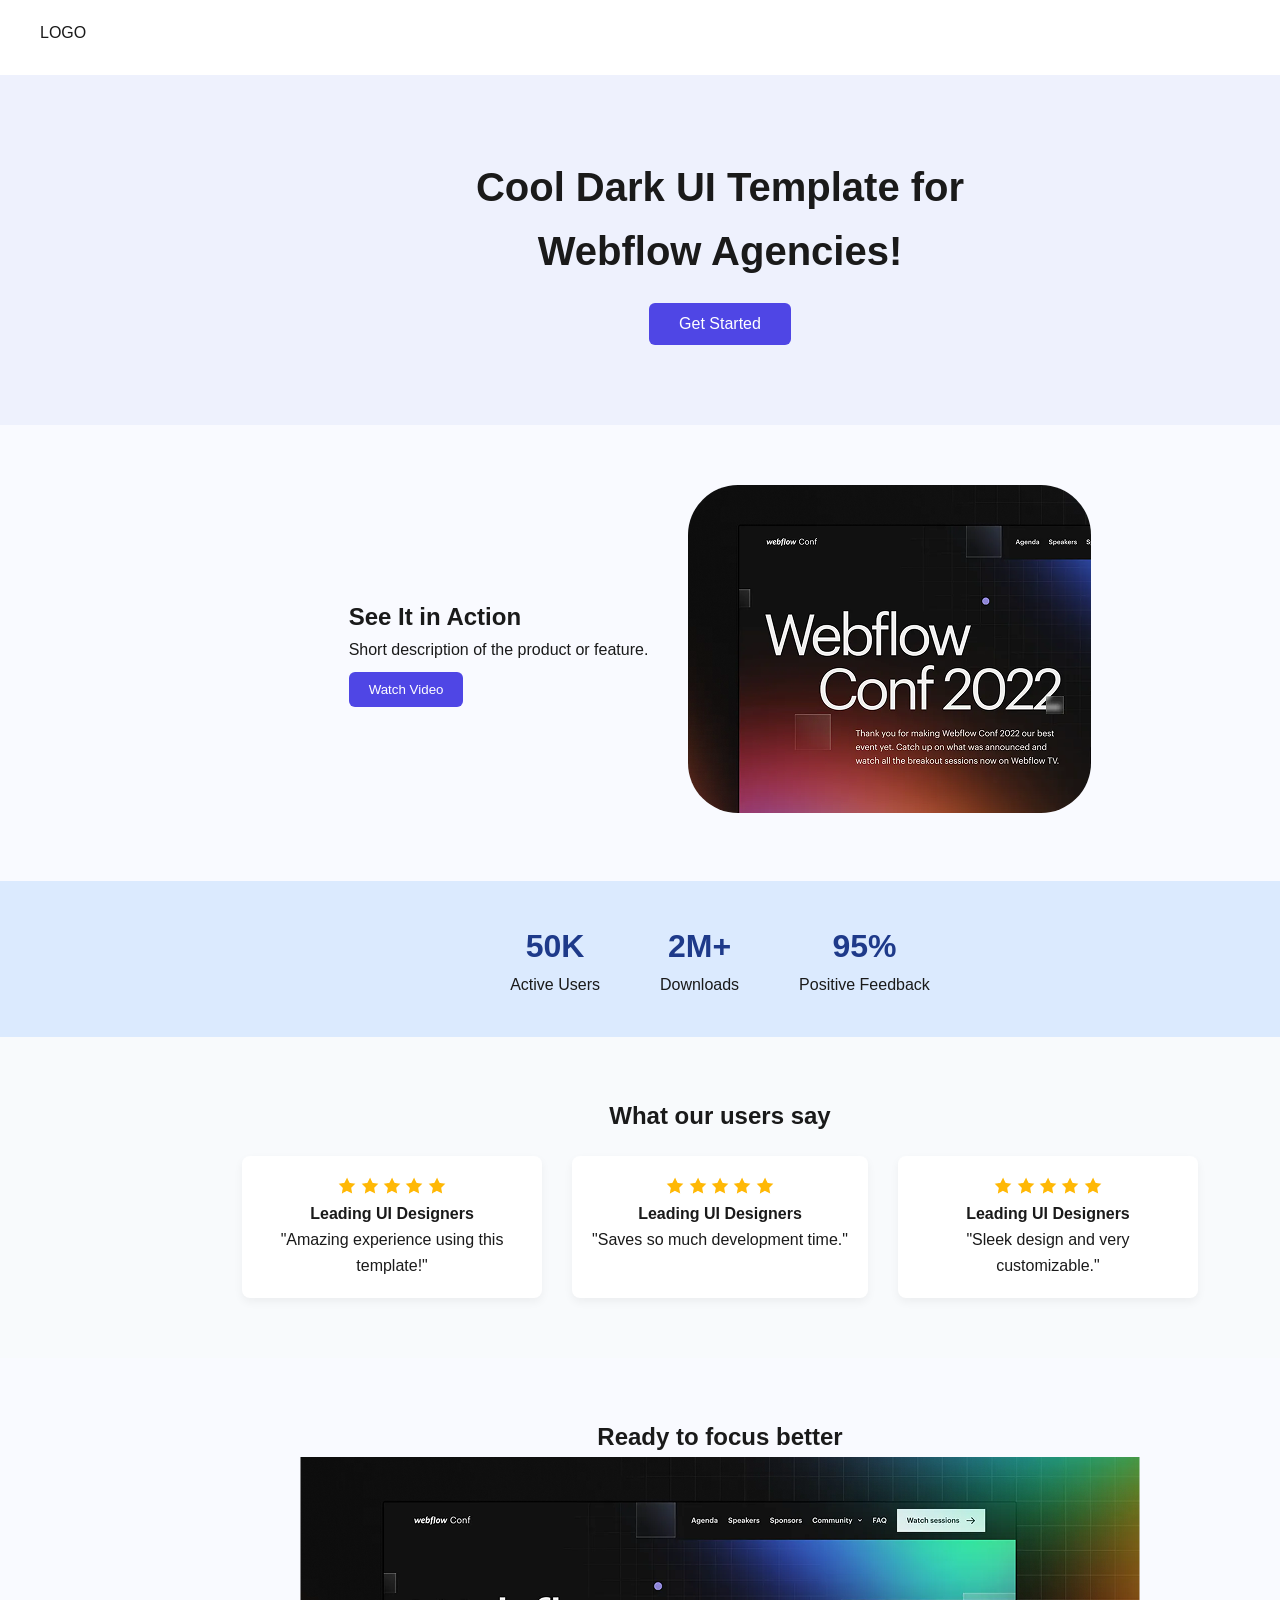
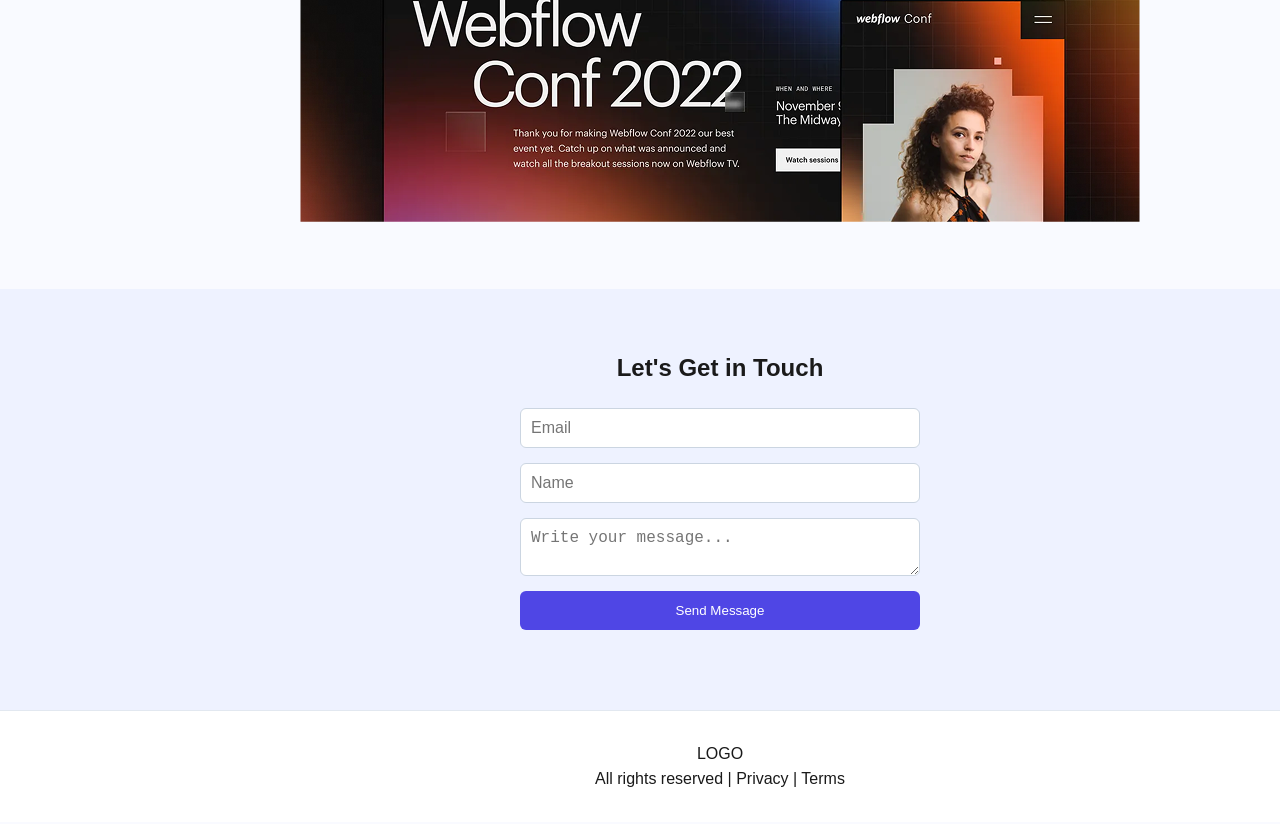
<file: index.html>
<!DOCTYPE html>
<html lang="en">
<head>
  <meta charset="UTF-8" />
  <meta name="viewport" content="width=device-width, initial-scale=1.0"/>
  <title>Webflow Agency Template</title>
  <link rel="stylesheet" href="style.css" />
</head>
<body>
  <header class="navbar">
    <div class="logo">LOGO</div>
    <button class="nav-button my">Sign up</button>
  </header>

  <section class="hero">
    <h1>Cool Dark UI Template for<br>Webflow Agencies!</h1>
    <button class="cta-btn my">Get Started</button>
  </section>

  <section class="video-section">
    <div class="left">
      <h2>See It in Action</h2>
      <p>Short description of the product or feature.</p>
      <button class="video-btn my">Watch Video</button>
    </div>
    <div class="right">
      <img src="./wc-mini.png" alt=""/>
    </div>
  </section>

  <section class="stats">
    <div class="stat-item"><h3>50K</h3><p>Active Users</p></div>
    <div class="stat-item"><h3>2M+</h3><p>Downloads</p></div>
    <div class="stat-item"><h3>95%</h3><p>Positive Feedback</p></div>
  </section>

  <section class="testimonials">
    <h2>What our users say</h2>
    <div class="testimonial-cards">
      <div class="card">
        <p><img src="./icon-star.png" alt=""></p>
        <p><img src="./icon-star.png" alt=""></p>
        <p><img src="./icon-star.png" alt=""></p>
        <p><img src="./icon-star.png" alt=""></p>
        <p><img src="./icon-star.png" alt=""></p>
        <h4>Leading UI Designers</h4>
        <p>"Amazing experience using this template!"</p>
      </div>
      <div class="card">
         <p><img src="./icon-star.png" alt=""></p>
        <p><img src="./icon-star.png" alt=""></p>
        <p><img src="./icon-star.png" alt=""></p>
        <p><img src="./icon-star.png" alt=""></p>
        <p><img src="./icon-star.png" alt=""></p>
        <h4>Leading UI Designers</h4>
        <p>"Saves so much development time."</p>
      </div>
      <div class="card">
         <p><img src="./icon-star.png" alt=""></p>
        <p><img src="./icon-star.png" alt=""></p>
        <p><img src="./icon-star.png" alt=""></p>
        <p><img src="./icon-star.png" alt=""></p>
        <p><img src="./icon-star.png" alt=""></p>
        <h4>Leading UI Designers</h4>
        <p>"Sleek design and very customizable."</p>
      </div>
    </div>
  </section>

  <section class="focus">
    <h2>Ready to focus better</h2>
    <img src="./wc-big.png" alt="" />
  </section>

  <section class="contact">
    <h2>Let's Get in Touch</h2>
    <form>
      <input type="text" placeholder="Email" required />
      <input type="text" placeholder="Name" required />
      <textarea placeholder="Write your message..." required></textarea>
      <button type="submit" class="my">Send Message</button>
    </form>
  </section>

  <footer>
    <div class="footer-logo">LOGO</div>
    <p>All rights reserved | Privacy | Terms</p>
  </footer>
</body>
</html>
</file>
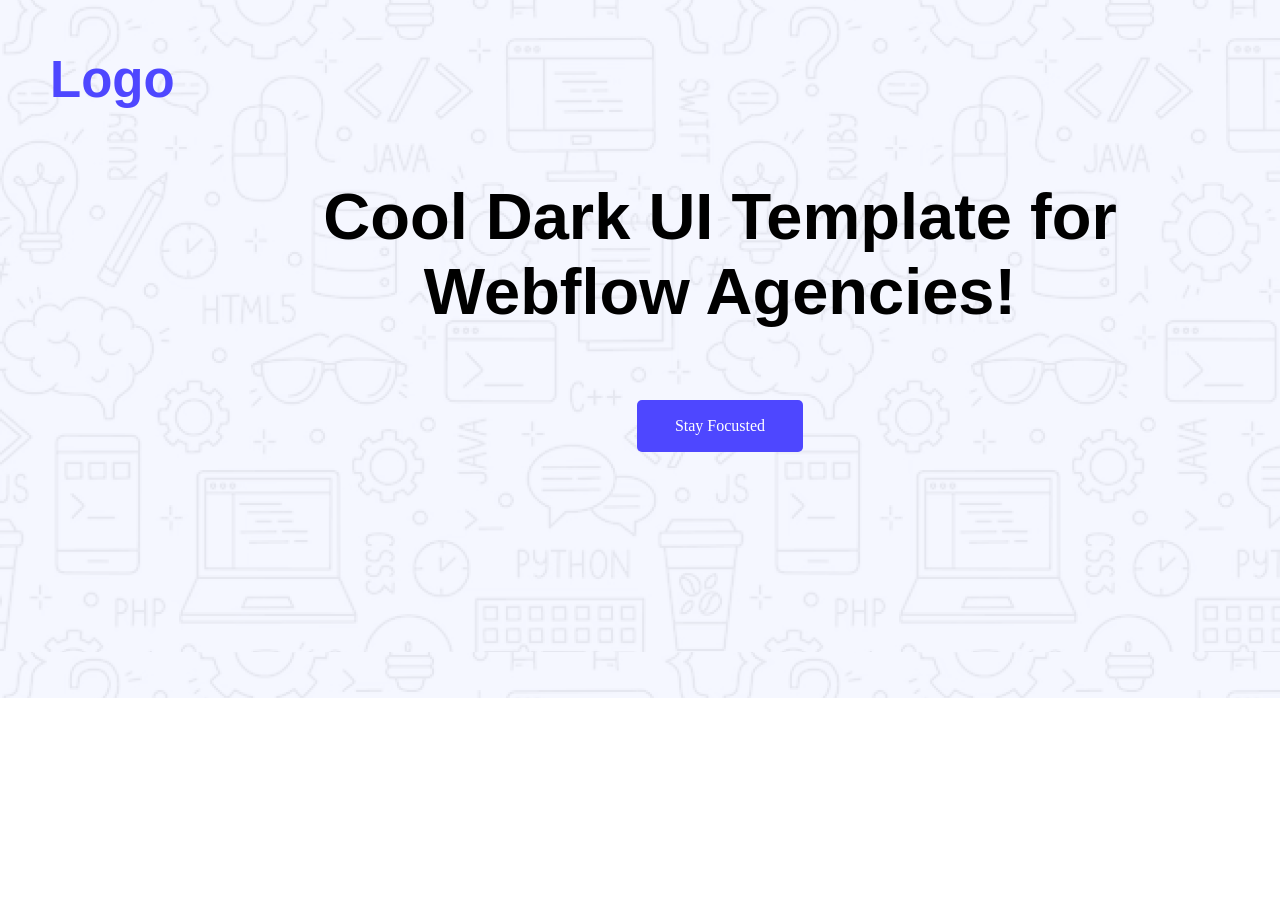
<file: assaignment/index.html>
<!DOCTYPE html>
<html lang="en">
<head>
    <meta charset="UTF-8">
    <meta name="viewport" content="width=device-width, initial-scale=1.0">
    <title>Document</title>
    <link rel="stylesheet" href="style.css">
</head>
<body>
    <header class="header ">
        <nav>
            <h2 class="logo">Logo</h2>
            <button class="btn"><a href="">Sign up</a></button>
        </nav>
        <div class="banner">
            <p>Cool Dark UI Template for Webflow Agencies!</p>
           <a href="" class="btnsec">Stay Focusted</a>
        </div>
    </header>
</body>
</html>
</file>
<file: style.css>
* {
  margin: 0;
  padding: 0;
  box-sizing: border-box;
}
body {
  margin: 0 auto;
  width: 1440px;
  font-family: 'Segoe UI', sans-serif;
  background: #f9faff;
  color: #1a1a1a;
  line-height: 1.6;
}
.navbar {
  display: flex;
  justify-content: space-between;
  padding: 20px 40px;
  background: #fff;
  box-shadow: 0 2px 8px rgba(0,0,0,0.05);
}
.nav-button {
  background: #4f46e5;
  color: white;
  border: none;
  padding: 10px 20px;
  border-radius: 6px;
  cursor: pointer;
}
.hero {
  text-align: center;
  padding: 80px 20px;
  background: #eef1fd;
}
.hero h1 {
  font-size: 2.5rem;
  margin-bottom: 20px;
}
.cta-btn {
  background: #4f46e5;
  color: #fff;
  padding: 12px 30px;
  border: none;
  border-radius: 6px;
  font-size: 1rem;
  cursor: pointer;
}
.video-section {
  display: flex;
  padding: 60px 40px;
  gap: 40px;
  align-items: center;
  justify-content: center;
}
.video-section .left {
  max-width: 400px;
}
.video-btn {
  background: #4f46e5;
  color: #fff;
  border: none;
  padding: 10px 20px;
  margin-top: 10px;
  border-radius: 6px;
}
.stats {
  display: flex;
  justify-content: center;
  gap: 60px;
  background: #dbeafe;
  padding: 40px 20px;
  text-align: center;
}
.stats .stat-item h3 {
  font-size: 2rem;
  color: #1e3a8a;
}
.testimonials {
  padding: 60px 20px;
  background: #f8fafc;
  text-align: center;
}
.testimonial-cards {
  display: flex;
  justify-content: center;
  gap: 30px;
  margin-top: 20px;
}
.card {
  background: white;
  padding: 20px;
  border-radius: 8px;
  box-shadow: 0 4px 10px rgba(0,0,0,0.05);
  max-width: 300px;
}
.focus {
  text-align: center;
  padding: 60px 20px;
}
.contact {
  background: #eef2ff;
  padding: 60px 20px;
  text-align: center;
}
.contact form {
  max-width: 400px;
  margin: 20px auto;
  display: flex;
  flex-direction: column;
  gap: 15px;
}
.contact input, .contact textarea {
  padding: 10px;
  border: 1px solid #cbd5e1;
  border-radius: 6px;
  font-size: 1rem;
}

.contact button {
  background: #4f46e5;
  color: #fff;
  border: none;
  padding: 12px;
  border-radius: 6px;
  cursor: pointer;
}

footer {
  text-align: center;
  padding: 30px;
  background: #fff;
  border-top: 1px solid #e2e8f0;
}
.right img{
    border-radius: 50px;
}
.my:hover{
    background-color: tomato;
    cursor: pointer;
}
.card p{
  display: inline-block;
}
</file>
<file: assaignment/style.css>
*{
    margin: 0;
    padding: 0;
    border:0 ;
}
.header{
    background-image: url(./Hero-bg.png);
    width: 1440px;
    height: 698px;
    display: flex;
    justify-content: center;
    margin: 0 auto;
}
nav{
    margin:0 50px;
    width: 1440px;
    height: 51px;
    display: flex;
    justify-content: space-between;
    align-items:flex-start;
    margin-top:  50px;
    font-family: sans-serif;
    font-size: 34px;
}
.logo{
    color: #4E47FF;
}
.btn{
    margin-top: 20px;
    margin-bottom: 20px;
}
.btn a{
    width: 132px;
    background-color: #4E47FF;
    text-decoration: none;
    color: white;
    padding: 17px;
    border-radius: 5px;
}
.banner{
    width: 905px;
    height: 207px;
    margin: 0 auto;
    display: flex;
    justify-content: center;
    align-items: center;
    position: absolute;
    top: 150px;
}
p{
    font-family: sans-serif;
    font-size: 65px;
    text-align: center;
    font-weight: bold;
   
}
.btnsec {
     display: flex;
    justify-content: center;
    position: absolute;
    top: 250px;
    width: 132px;
    background-color: #4E47FF;
    text-decoration: none;
    color: white;
    padding: 17px;
    border-radius: 5px;
}
</file>
